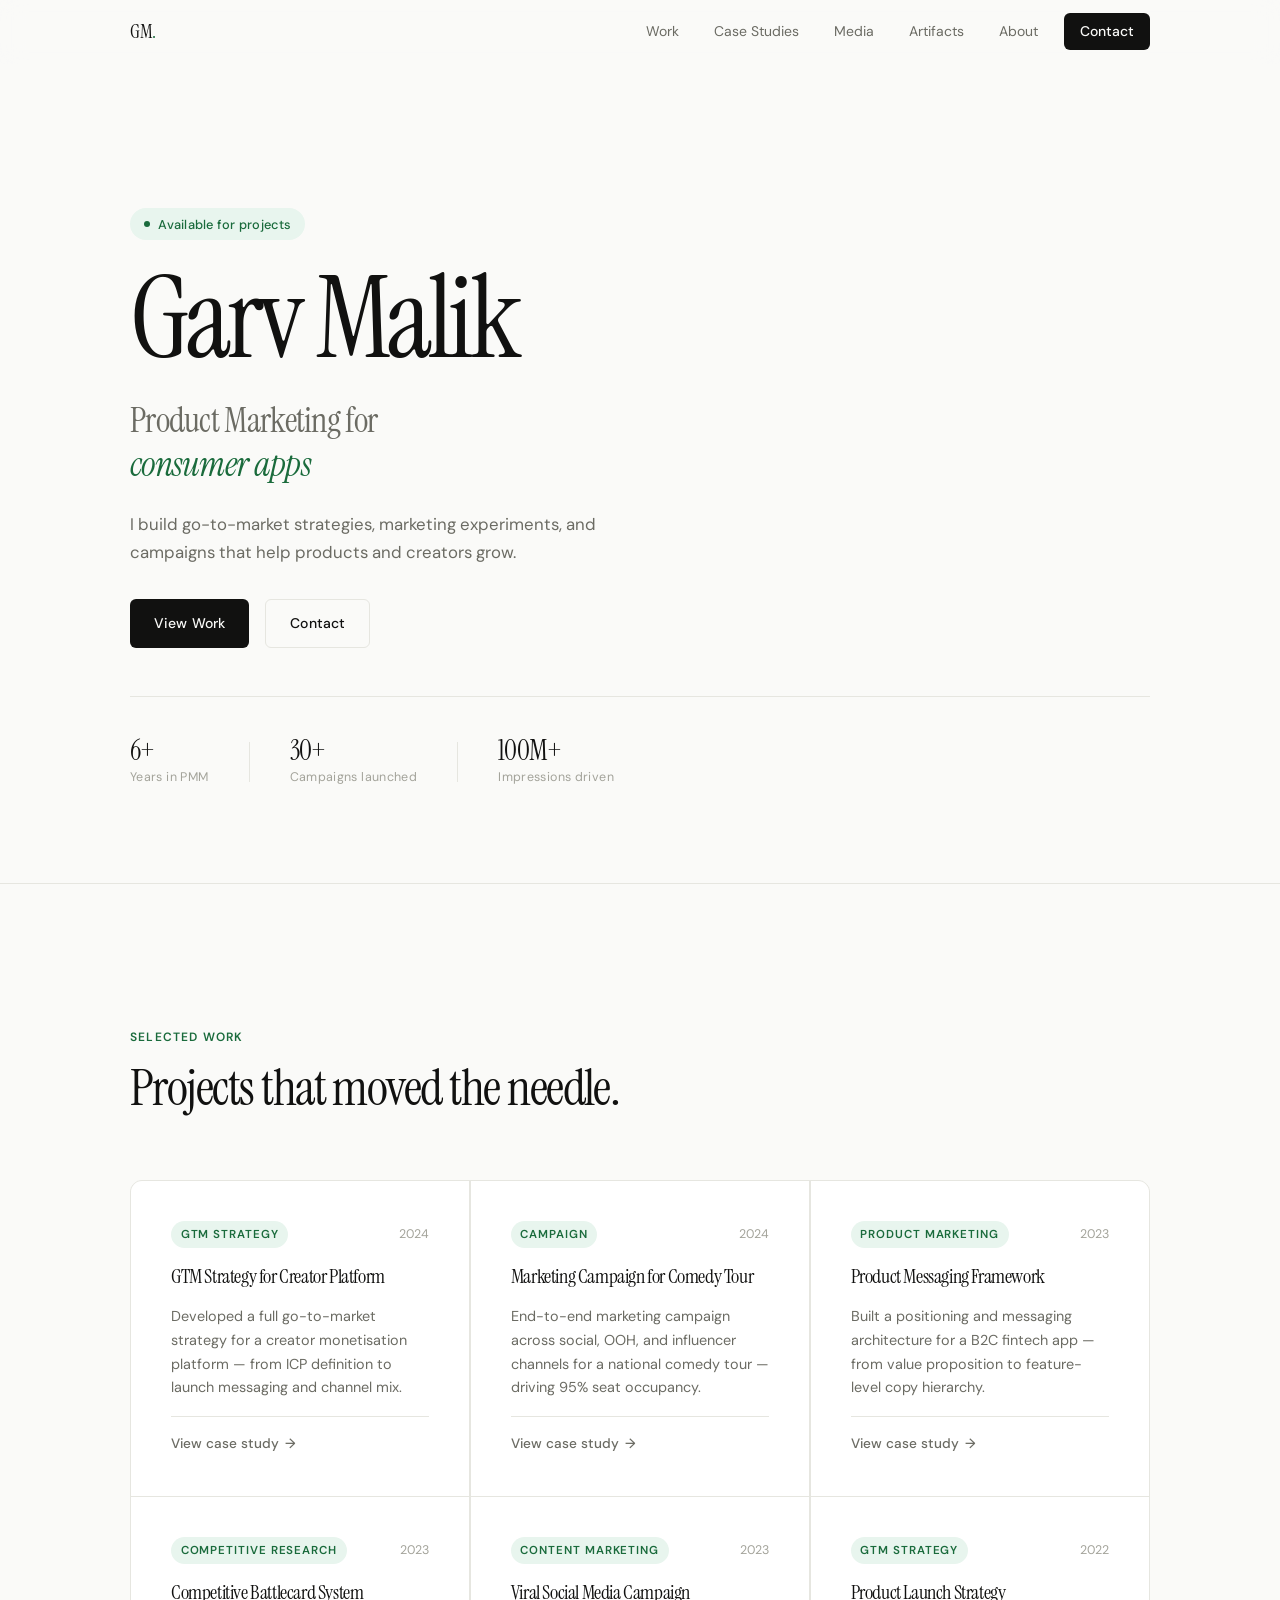
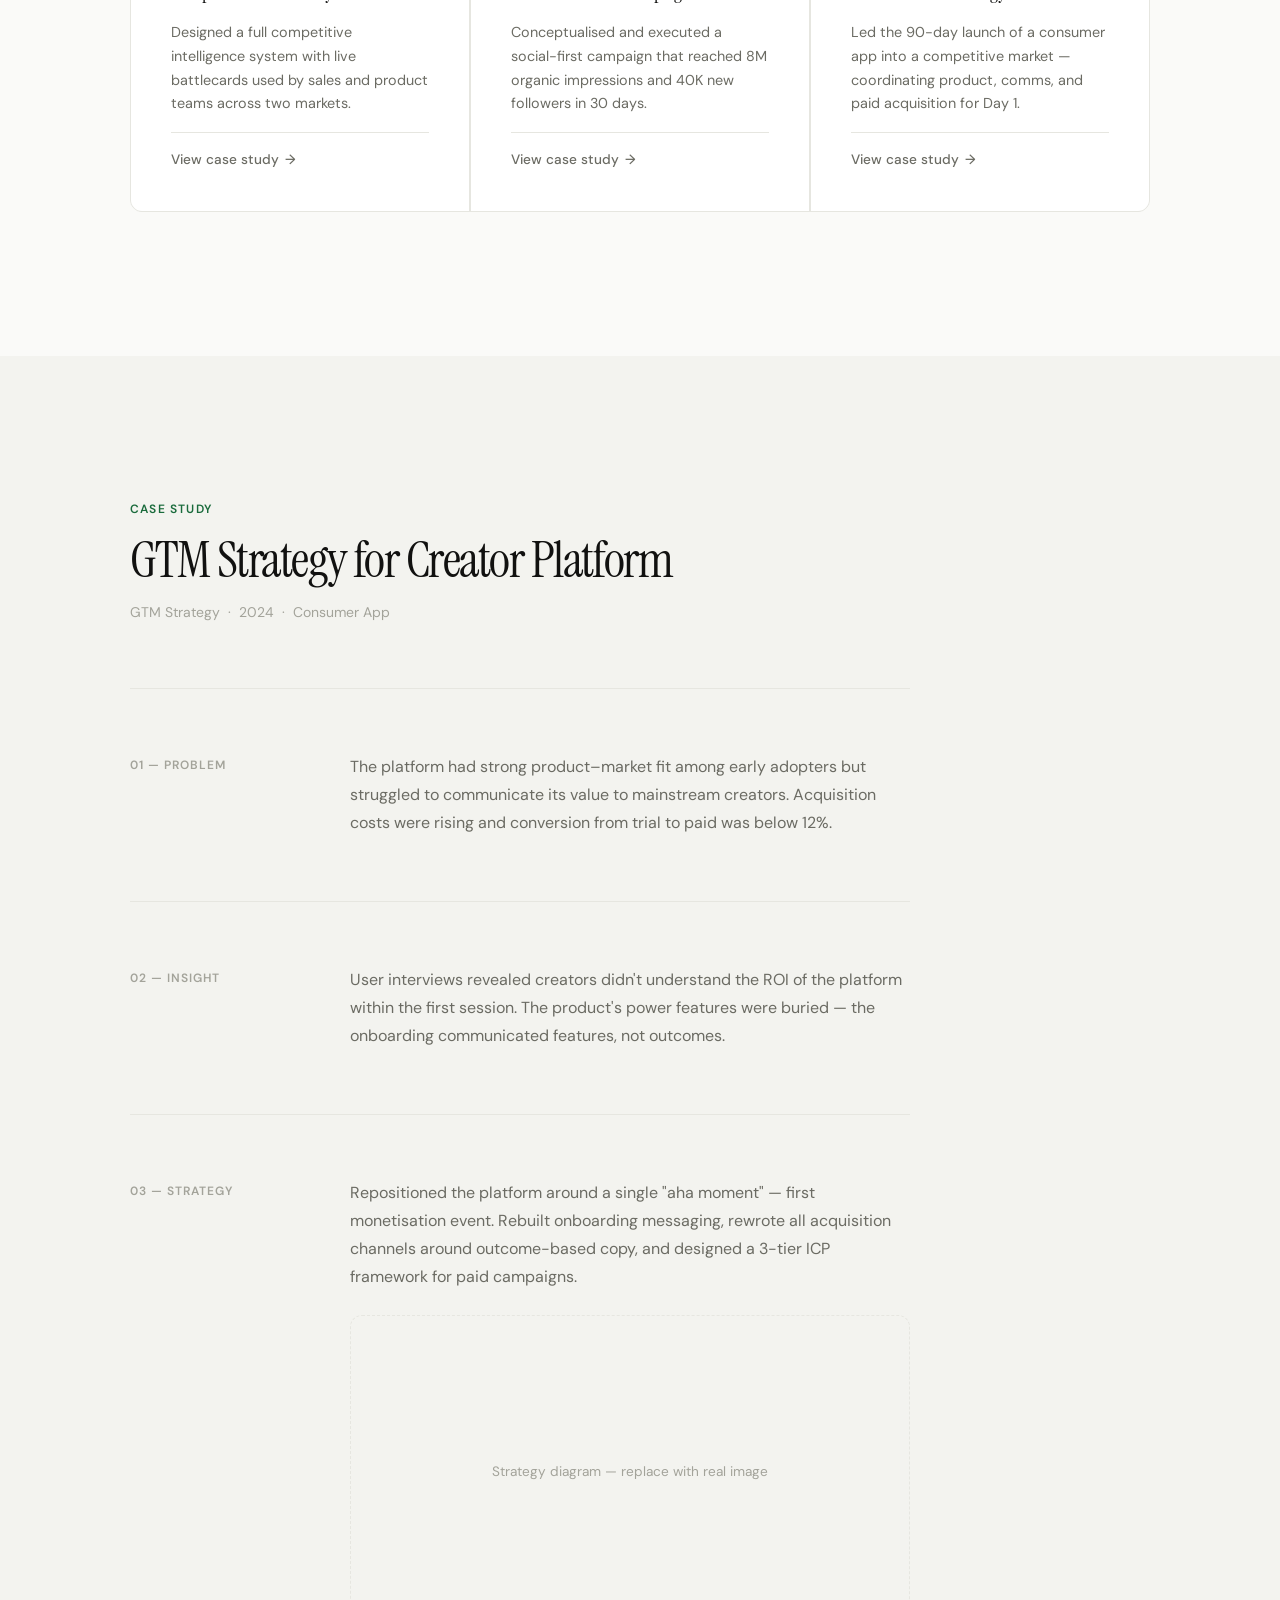
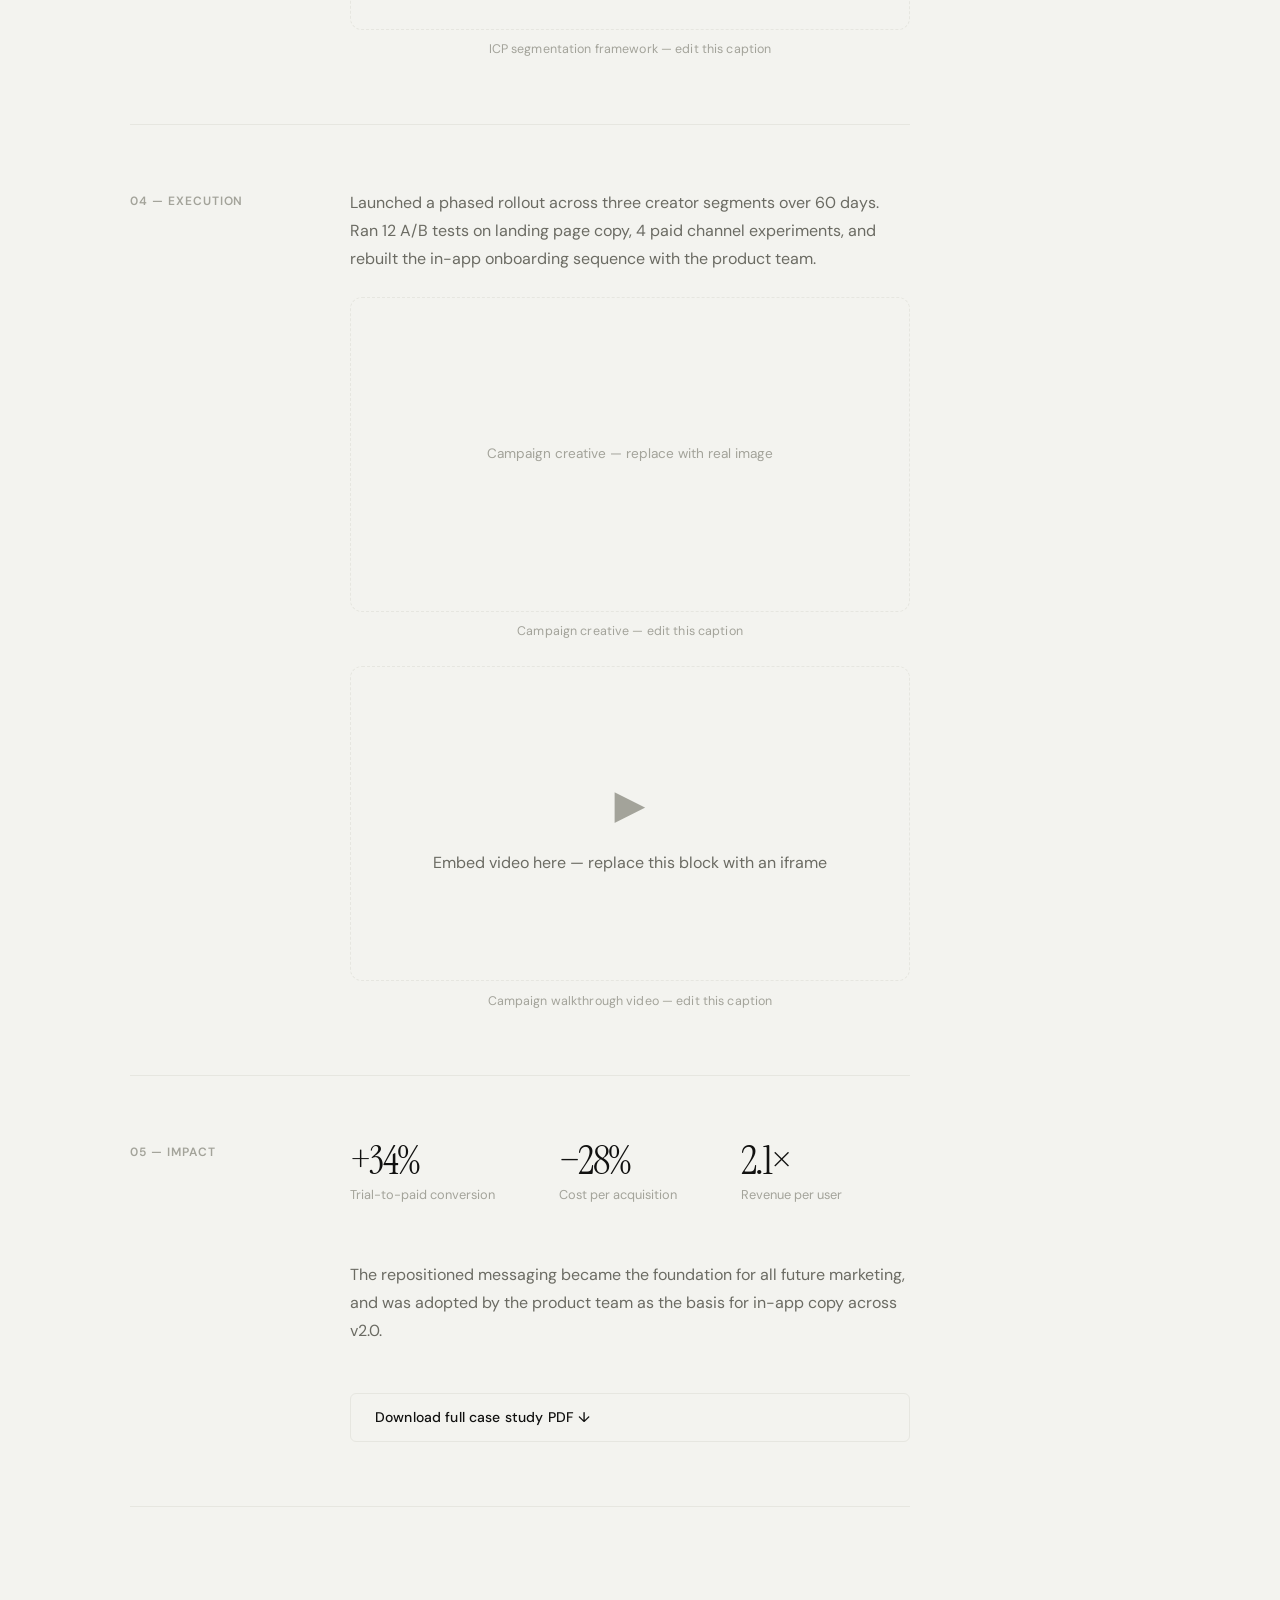
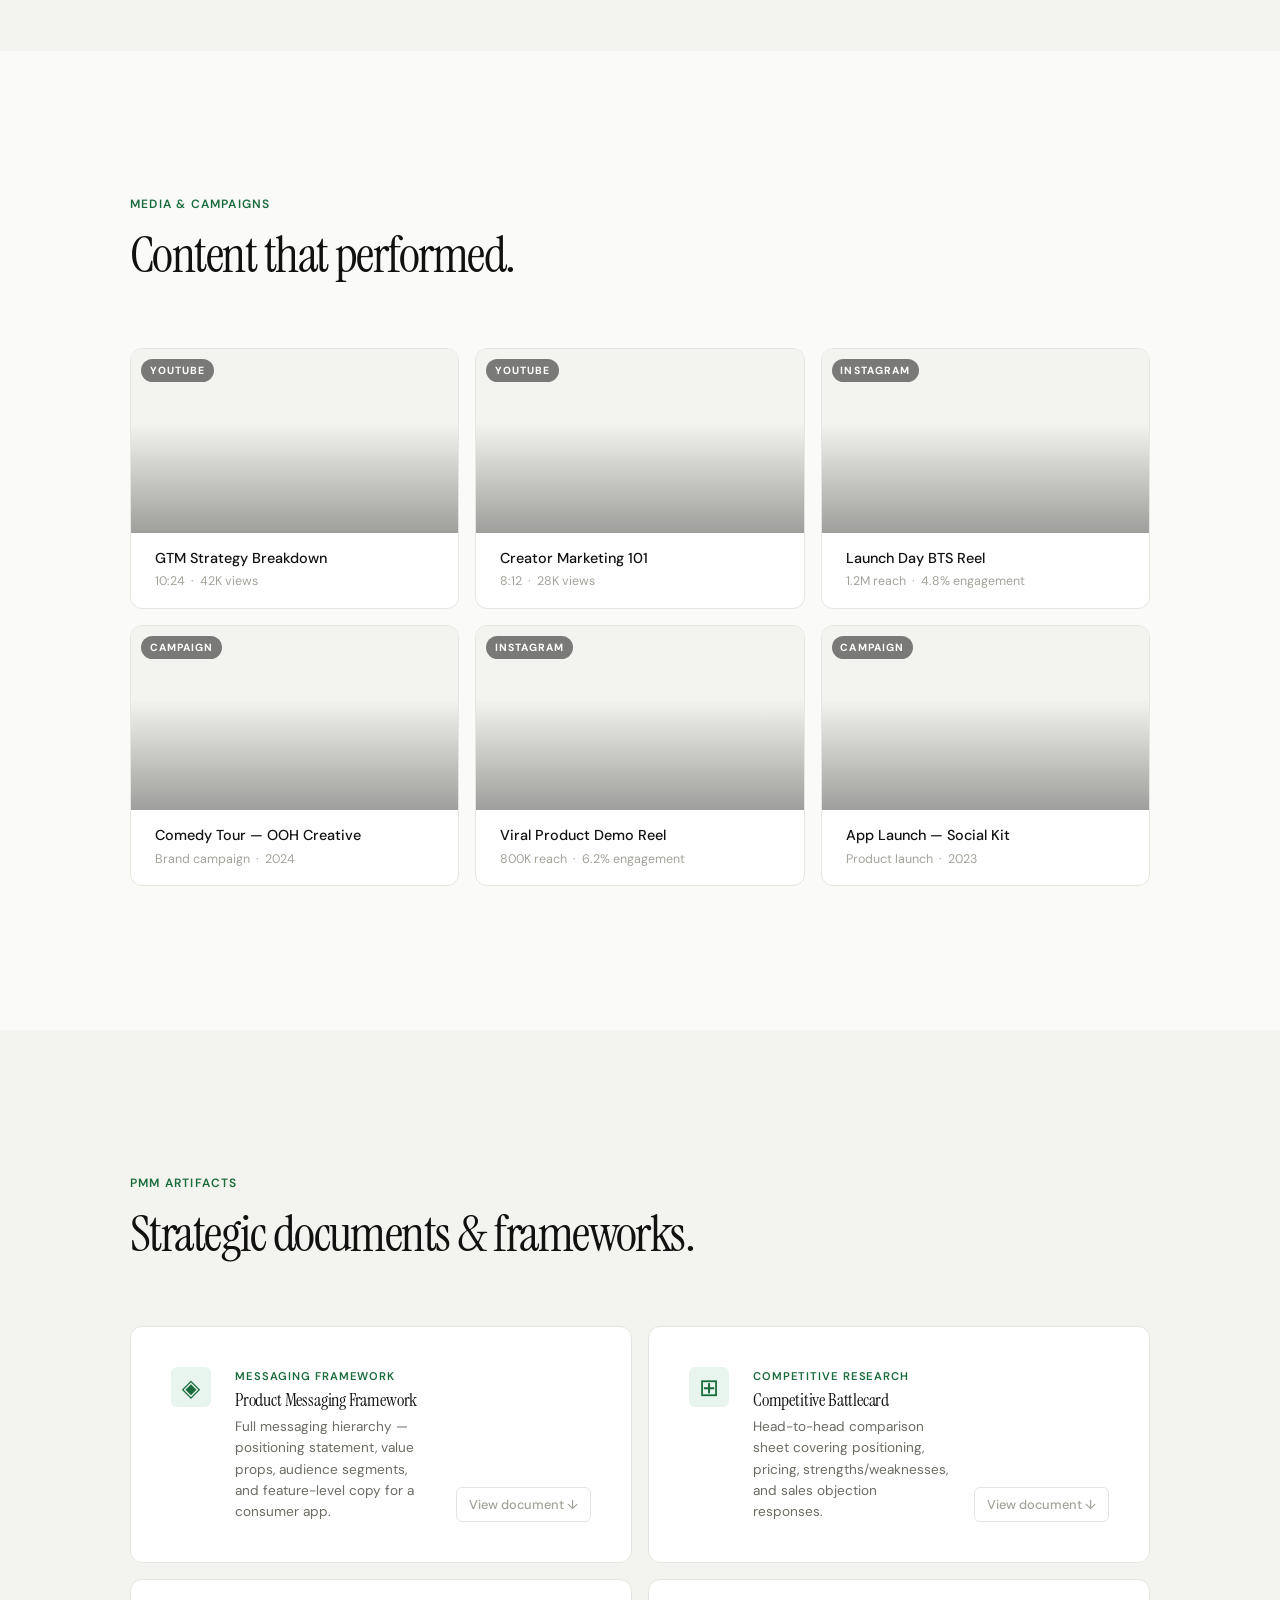
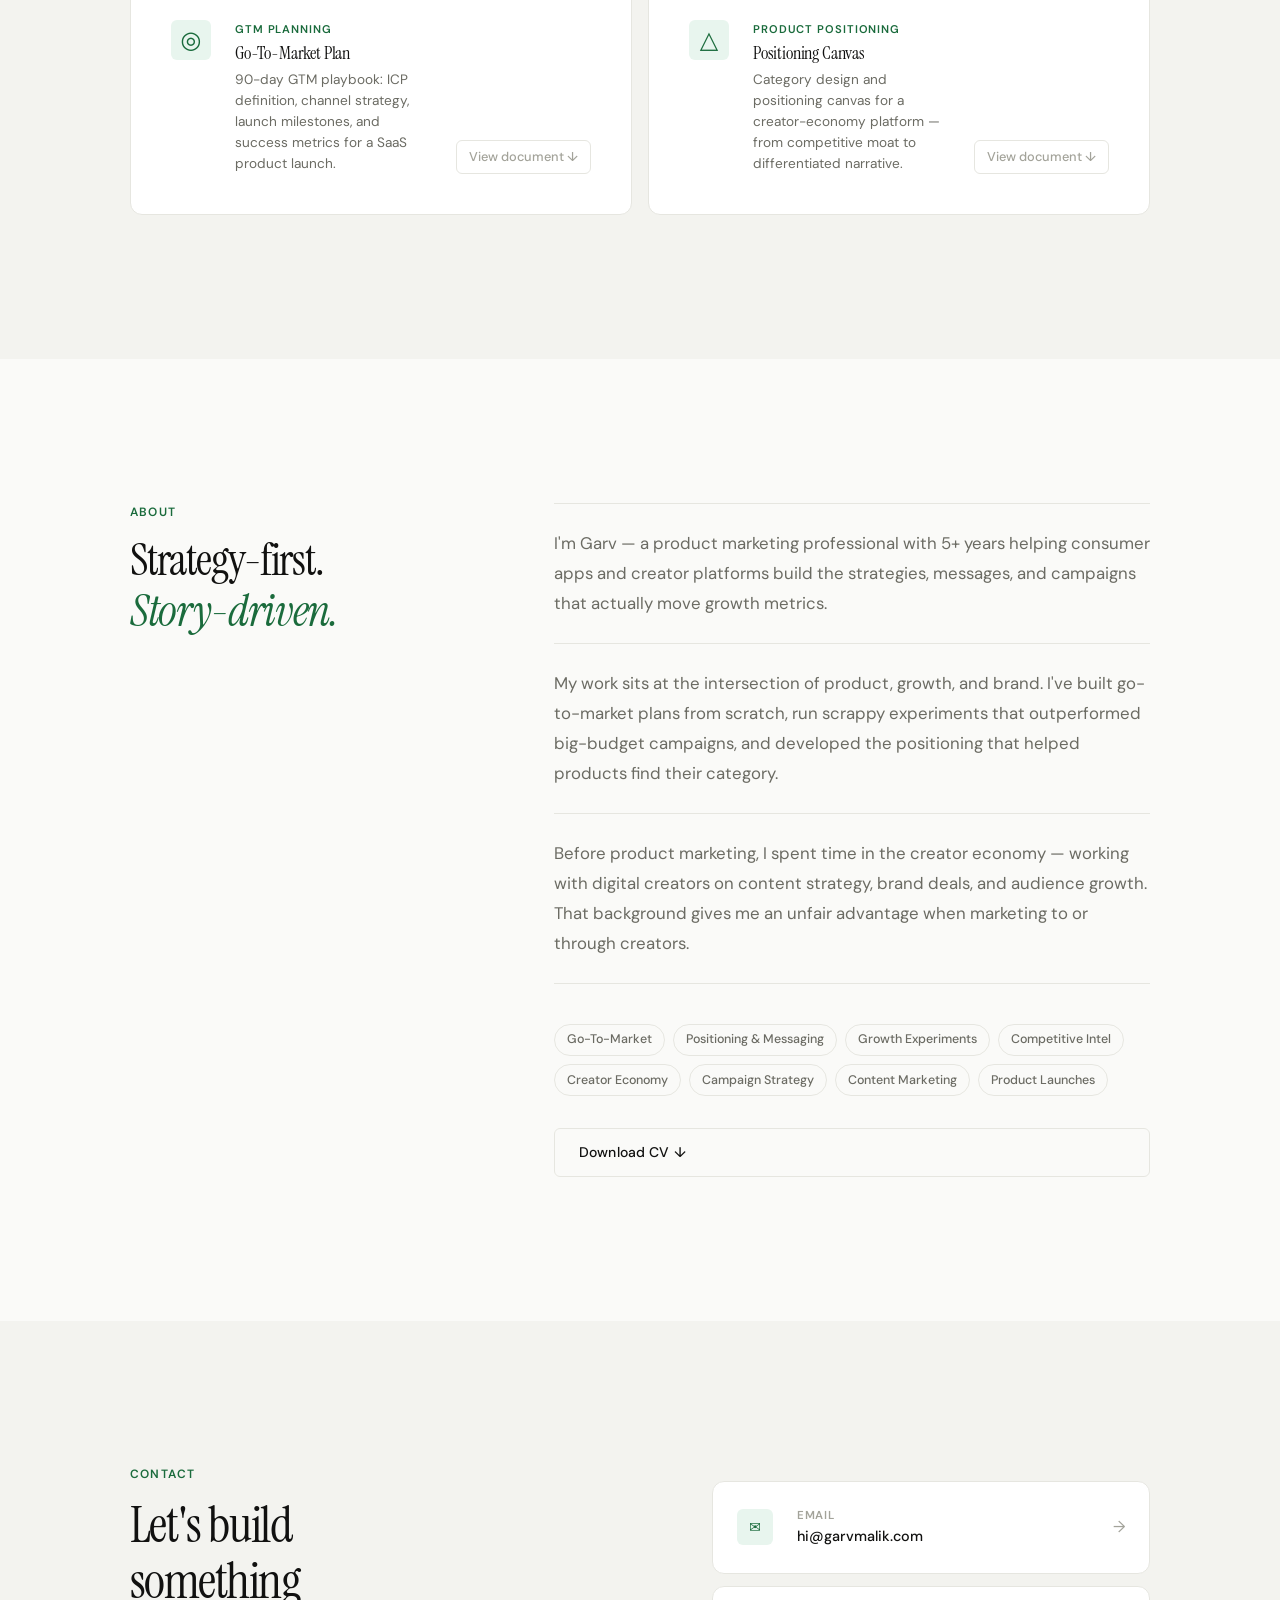
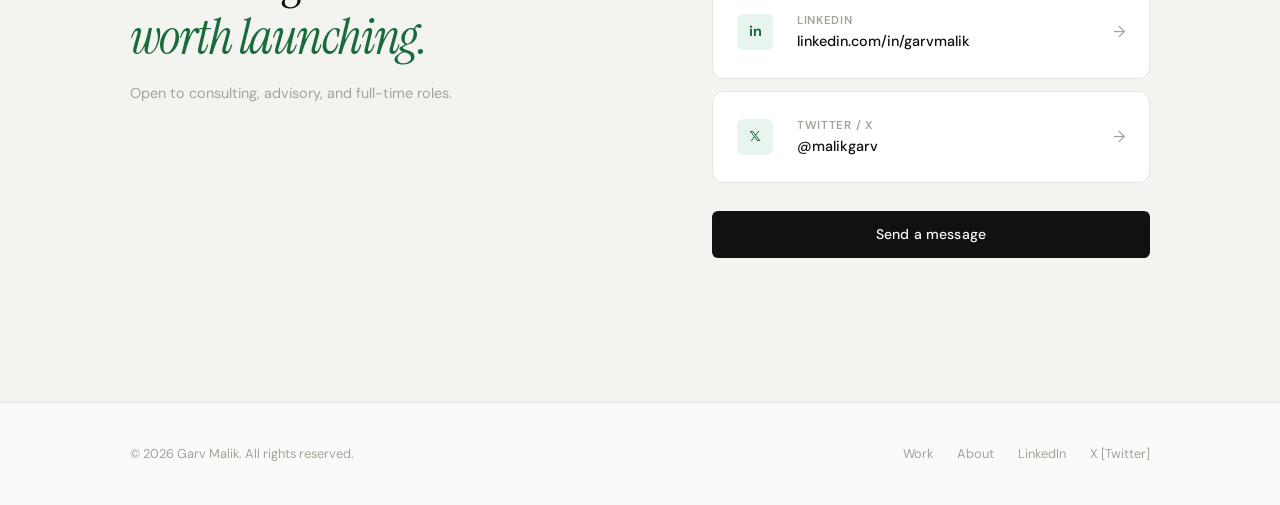
<file: index.html>
<!DOCTYPE html>
<html lang="en">
<head>
  <meta charset="UTF-8" />
  <meta name="viewport" content="width=device-width, initial-scale=1.0" />

  <!-- ============================================================
       SEO — Edit title, description, and og:image below
       ============================================================ -->
  <title>Garv Malik — Product Marketing</title>
  <meta name="description" content="Product marketing strategist specialising in go-to-market, growth experiments, and campaigns that help products and creators grow." />
  <meta property="og:title" content="Garv Malik — Product Marketing" />
  <meta property="og:description" content="Go-to-market strategies, marketing experiments, and campaigns for consumer apps." />
  <meta property="og:image" content="assets/images/og-image.jpg" /><!-- replace with real OG image -->
  <meta property="og:type" content="website" />

  <!-- Google Fonts — Instrument Serif (display) + DM Sans (body) -->
  <link rel="preconnect" href="https://fonts.googleapis.com" />
  <link rel="preconnect" href="https://fonts.gstatic.com" crossorigin />
  <link href="https://fonts.googleapis.com/css2?family=Instrument+Serif:ital@0;1&family=DM+Sans:opsz,wght@9..40,300;9..40,400;9..40,500;9..40,600&display=swap" rel="stylesheet" />

  <link rel="stylesheet" href="styles.css" />
</head>

<body>

  <!-- ============================================================
       NAVIGATION
       ============================================================ -->
  <header class="nav" id="nav">
    <div class="nav__inner container">

      <!-- Logo / Name — edit text here -->
      <a href="#hero" class="nav__logo">GM<span class="accent">.</span></a>

      <nav class="nav__links" aria-label="Primary navigation">
        <a href="#work">Work</a>
        <a href="#case-study">Case Studies</a>
        <a href="#media">Media</a>
        <a href="#artifacts">Artifacts</a>
        <a href="#about">About</a>
        <a href="#contact" class="nav__cta">Contact</a>
      </nav>

      <!-- Hamburger (mobile) -->
      <button class="nav__hamburger" id="hamburger" aria-label="Toggle menu" aria-expanded="false">
        <span></span><span></span>
      </button>
    </div>

    <!-- Mobile menu -->
    <div class="nav__mobile" id="mobile-menu" aria-hidden="true">
      <a href="#work" class="mobile-link">Work</a>
      <a href="#case-study" class="mobile-link">Case Studies</a>
      <a href="#media" class="mobile-link">Media</a>
      <a href="#artifacts" class="mobile-link">Artifacts</a>
      <a href="#about" class="mobile-link">About</a>
      <a href="#contact" class="mobile-link">Contact</a>
    </div>
  </header>


  <main>

    <!-- ============================================================
         HERO SECTION
         Edit: headline, subheadline, description
         ============================================================ -->
    <section class="hero" id="hero">
      <div class="container hero__inner">

        <div class="hero__badge reveal">
          <span class="badge-dot"></span>
          <!-- Edit availability status -->
          Available for projects
        </div>

        <!-- Edit your name here -->
        <h1 class="hero__name reveal reveal--delay-1">Garv Malik</h1>

        <!-- Edit subheadline here -->
        <p class="hero__sub reveal reveal--delay-2">
          Product Marketing for<br /><em>consumer apps</em>
        </p>

        <!-- Edit short bio description here -->
        <p class="hero__desc reveal reveal--delay-3">
          I build go-to-market strategies, marketing experiments, and campaigns
          that help products and creators grow.
        </p>

        <div class="hero__actions reveal reveal--delay-4">
          <a href="#work" class="btn btn--primary">View Work</a>
          <a href="#contact" class="btn btn--ghost">Contact</a>
        </div>

        <!-- Edit stats — replace numbers and labels -->
        <div class="hero__stats reveal reveal--delay-5">
          <div class="stat">
            <span class="stat__num">6+</span>
            <span class="stat__label">Years in PMM</span>
          </div>
          <div class="stat__divider"></div>
          <div class="stat">
            <span class="stat__num">30+</span>
            <span class="stat__label">Campaigns launched</span>
          </div>
          <div class="stat__divider"></div>
          <div class="stat">
            <span class="stat__num">100M+</span>
            <span class="stat__label">Impressions driven</span>
          </div>
        </div>

      </div>

      <!-- Decorative line -->
      <div class="hero__rule"></div>
    </section>


    <!-- ============================================================
         SELECTED WORK SECTION
         Edit: project cards — title, category, description, href
         ============================================================ -->
    <section class="section" id="work">
      <div class="container">

        <div class="section__header">
          <p class="section__label">Selected Work</p>
          <h2 class="section__title">Projects that moved the needle.</h2>
        </div>

        <div class="work-grid">

          <!-- ── Card 1 — Edit project details below ── -->
          <article class="card reveal">
            <div class="card__meta">
              <span class="card__category">GTM Strategy</span>
              <span class="card__year">2024</span><!-- Edit year -->
            </div>
            <h3 class="card__title">GTM Strategy for Creator Platform</h3>
            <p class="card__desc">
              Developed a full go-to-market strategy for a creator monetisation
              platform — from ICP definition to launch messaging and channel mix.
            </p>
            <a href="#" class="card__link"><!-- Edit href to real link -->
              View case study <span class="arrow">→</span>
            </a>
          </article>

          <!-- ── Card 2 ── -->
          <article class="card reveal">
            <div class="card__meta">
              <span class="card__category">Campaign</span>
              <span class="card__year">2024</span>
            </div>
            <h3 class="card__title">Marketing Campaign for Comedy Tour</h3>
            <p class="card__desc">
              End-to-end marketing campaign across social, OOH, and influencer
              channels for a national comedy tour — driving 95% seat occupancy.
            </p>
            <a href="#" class="card__link">
              View case study <span class="arrow">→</span>
            </a>
          </article>

          <!-- ── Card 3 ── -->
          <article class="card reveal">
            <div class="card__meta">
              <span class="card__category">Product Marketing</span>
              <span class="card__year">2023</span>
            </div>
            <h3 class="card__title">Product Messaging Framework</h3>
            <p class="card__desc">
              Built a positioning and messaging architecture for a B2C fintech
              app — from value proposition to feature-level copy hierarchy.
            </p>
            <a href="#" class="card__link">
              View case study <span class="arrow">→</span>
            </a>
          </article>

          <!-- ── Card 4 ── -->
          <article class="card reveal">
            <div class="card__meta">
              <span class="card__category">Competitive Research</span>
              <span class="card__year">2023</span>
            </div>
            <h3 class="card__title">Competitive Battlecard System</h3>
            <p class="card__desc">
              Designed a full competitive intelligence system with live
              battlecards used by sales and product teams across two markets.
            </p>
            <a href="#" class="card__link">
              View case study <span class="arrow">→</span>
            </a>
          </article>

          <!-- ── Card 5 ── -->
          <article class="card reveal">
            <div class="card__meta">
              <span class="card__category">Content Marketing</span>
              <span class="card__year">2023</span>
            </div>
            <h3 class="card__title">Viral Social Media Campaign</h3>
            <p class="card__desc">
              Conceptualised and executed a social-first campaign that reached
              8M organic impressions and 40K new followers in 30 days.
            </p>
            <a href="#" class="card__link">
              View case study <span class="arrow">→</span>
            </a>
          </article>

          <!-- ── Card 6 ── -->
          <article class="card reveal">
            <div class="card__meta">
              <span class="card__category">GTM Strategy</span>
              <span class="card__year">2022</span>
            </div>
            <h3 class="card__title">Product Launch Strategy</h3>
            <p class="card__desc">
              Led the 90-day launch of a consumer app into a competitive market
              — coordinating product, comms, and paid acquisition for Day 1.
            </p>
            <a href="#" class="card__link">
              View case study <span class="arrow">→</span>
            </a>
          </article>

        </div><!-- /work-grid -->
      </div>
    </section>


    <!-- ============================================================
         CASE STUDY TEMPLATE SECTION
         Edit: all placeholder text, links, and media embeds
         ============================================================ -->
    <section class="section section--alt" id="case-study">
      <div class="container">

        <div class="section__header">
          <p class="section__label">Case Study</p>
          <!-- Edit case study title -->
          <h2 class="section__title">GTM Strategy for Creator Platform</h2>
          <p class="section__subtitle">
            <!-- Edit project meta -->
            GTM Strategy &nbsp;·&nbsp; 2024 &nbsp;·&nbsp; Consumer App
          </p>
        </div>

        <!-- Narrative blocks -->
        <div class="case-study">

          <div class="cs-block reveal">
            <div class="cs-block__label">01 — Problem</div>
            <div class="cs-block__body">
              <!-- Edit problem statement -->
              <p>
                The platform had strong product–market fit among early adopters but
                struggled to communicate its value to mainstream creators. Acquisition
                costs were rising and conversion from trial to paid was below 12%.
              </p>
            </div>
          </div>

          <div class="cs-block reveal">
            <div class="cs-block__label">02 — Insight</div>
            <div class="cs-block__body">
              <!-- Edit insight -->
              <p>
                User interviews revealed creators didn't understand the ROI of the
                platform within the first session. The product's power features were
                buried — the onboarding communicated features, not outcomes.
              </p>
            </div>
          </div>

          <div class="cs-block reveal">
            <div class="cs-block__label">03 — Strategy</div>
            <div class="cs-block__body">
              <!-- Edit strategy -->
              <p>
                Repositioned the platform around a single "aha moment" — first
                monetisation event. Rebuilt onboarding messaging, rewrote all
                acquisition channels around outcome-based copy, and designed
                a 3-tier ICP framework for paid campaigns.
              </p>

              <!-- Placeholder for image/screenshot — replace src with real image -->
              <figure class="cs-media">
                <div class="cs-media__placeholder" aria-label="Strategy diagram placeholder">
                  <span>Strategy diagram — replace with real image</span>
                  <!-- <img src="assets/images/strategy-diagram.jpg" alt="Strategy diagram" /> -->
                </div>
                <figcaption>ICP segmentation framework — edit this caption</figcaption>
              </figure>
            </div>
          </div>

          <div class="cs-block reveal">
            <div class="cs-block__label">04 — Execution</div>
            <div class="cs-block__body">
              <!-- Edit execution details -->
              <p>
                Launched a phased rollout across three creator segments over 60 days.
                Ran 12 A/B tests on landing page copy, 4 paid channel experiments,
                and rebuilt the in-app onboarding sequence with the product team.
              </p>

              <!-- Placeholder for marketing asset image -->
              <figure class="cs-media">
                <div class="cs-media__placeholder" aria-label="Campaign creative placeholder">
                  <span>Campaign creative — replace with real image</span>
                  <!-- <img src="assets/images/campaign-creative.jpg" alt="Campaign creative" /> -->
                </div>
                <figcaption>Campaign creative — edit this caption</figcaption>
              </figure>

              <!-- Placeholder for embedded video — replace with real YouTube embed -->
              <figure class="cs-media">
                <div class="cs-media__placeholder cs-media__placeholder--video" aria-label="Video embed placeholder">
                  <span>▶</span>
                  <p>Embed video here — replace this block with an iframe</p>
                  <!--
                  <iframe
                    src="https://www.youtube.com/embed/YOUR_VIDEO_ID"
                    title="Campaign walkthrough"
                    frameborder="0"
                    allowfullscreen
                  ></iframe>
                  -->
                </div>
                <figcaption>Campaign walkthrough video — edit this caption</figcaption>
              </figure>
            </div>
          </div>

          <div class="cs-block reveal">
            <div class="cs-block__label">05 — Impact</div>
            <div class="cs-block__body">
              <!-- Edit impact metrics -->
              <div class="impact-grid">
                <div class="impact-stat">
                  <span class="impact-stat__num">+34%</span>
                  <span class="impact-stat__label">Trial-to-paid conversion</span>
                </div>
                <div class="impact-stat">
                  <span class="impact-stat__num">−28%</span>
                  <span class="impact-stat__label">Cost per acquisition</span>
                </div>
                <div class="impact-stat">
                  <span class="impact-stat__num">2.1×</span>
                  <span class="impact-stat__label">Revenue per user</span>
                </div>
              </div>
              <p style="margin-top: 2rem;">
                The repositioned messaging became the foundation for all future
                marketing, and was adopted by the product team as the basis for
                in-app copy across v2.0.
              </p>

              <!-- Link to full document -->
              <a href="#" class="btn btn--outline" style="margin-top:1.5rem; display:inline-flex;">
                <!-- Edit href to real document link -->
                Download full case study PDF ↓
              </a>
            </div>
          </div>

        </div><!-- /case-study -->
      </div>
    </section>


    <!-- ============================================================
         MEDIA & CAMPAIGNS SECTION
         Edit: video/image thumbnails, links, titles
         ============================================================ -->
    <section class="section" id="media">
      <div class="container">

        <div class="section__header">
          <p class="section__label">Media & Campaigns</p>
          <h2 class="section__title">Content that performed.</h2>
        </div>

        <div class="media-grid">

          <!-- ── YouTube Video 1 — Edit title, link, thumbnail ── -->
          <a href="#" class="media-card reveal" aria-label="Watch: GTM Breakdown">
            <!-- Replace background-image URL with real thumbnail -->
            <div class="media-card__thumb" style="background-image: url('https://images.unsplash.com/photo-1611162617213-7d7a39e9b1d7?w=600&q=70')">
              <span class="media-card__type">YouTube</span>
              <span class="media-card__play">▶</span>
            </div>
            <div class="media-card__info">
              <!-- Edit video title -->
              <p class="media-card__title">GTM Strategy Breakdown</p>
              <p class="media-card__meta">10:24 &nbsp;·&nbsp; 42K views</p><!-- Edit runtime and views -->
            </div>
          </a>

          <!-- ── YouTube Video 2 ── -->
          <a href="#" class="media-card reveal" aria-label="Watch: Creator Marketing">
            <div class="media-card__thumb" style="background-image: url('https://images.unsplash.com/photo-1552664730-d307ca884978?w=600&q=70')">
              <span class="media-card__type">YouTube</span>
              <span class="media-card__play">▶</span>
            </div>
            <div class="media-card__info">
              <p class="media-card__title">Creator Marketing 101</p>
              <p class="media-card__meta">8:12 &nbsp;·&nbsp; 28K views</p>
            </div>
          </a>

          <!-- ── Instagram Post 1 ── -->
          <a href="#" class="media-card reveal" aria-label="View Instagram post">
            <div class="media-card__thumb" style="background-image: url('https://images.unsplash.com/photo-1611162616475-46b635cb6868?w=600&q=70')">
              <span class="media-card__type">Instagram</span>
            </div>
            <div class="media-card__info">
              <p class="media-card__title">Launch Day BTS Reel</p>
              <p class="media-card__meta">1.2M reach &nbsp;·&nbsp; 4.8% engagement</p>
            </div>
          </a>

          <!-- ── Campaign Creative 1 ── -->
          <a href="#" class="media-card reveal" aria-label="View campaign creative">
            <div class="media-card__thumb" style="background-image: url('https://images.unsplash.com/photo-1542744094-3a31f272c490?w=600&q=70')">
              <span class="media-card__type">Campaign</span>
            </div>
            <div class="media-card__info">
              <p class="media-card__title">Comedy Tour — OOH Creative</p>
              <p class="media-card__meta">Brand campaign &nbsp;·&nbsp; 2024</p>
            </div>
          </a>

          <!-- ── Instagram Post 2 ── -->
          <a href="#" class="media-card reveal" aria-label="View Instagram post">
            <div class="media-card__thumb" style="background-image: url('https://images.unsplash.com/photo-1558403194-611308249627?w=600&q=70')">
              <span class="media-card__type">Instagram</span>
            </div>
            <div class="media-card__info">
              <p class="media-card__title">Viral Product Demo Reel</p>
              <p class="media-card__meta">800K reach &nbsp;·&nbsp; 6.2% engagement</p>
            </div>
          </a>

          <!-- ── Campaign Creative 2 ── -->
          <a href="#" class="media-card reveal" aria-label="View campaign creative">
            <div class="media-card__thumb" style="background-image: url('https://images.unsplash.com/photo-1557804506-669a67965ba0?w=600&q=70')">
              <span class="media-card__type">Campaign</span>
            </div>
            <div class="media-card__info">
              <p class="media-card__title">App Launch — Social Kit</p>
              <p class="media-card__meta">Product launch &nbsp;·&nbsp; 2023</p>
            </div>
          </a>

        </div><!-- /media-grid -->
      </div>
    </section>


    <!-- ============================================================
         PMM ARTIFACTS SECTION
         Edit: artifact titles, descriptions, and download links
         ============================================================ -->
    <section class="section section--alt" id="artifacts">
      <div class="container">

        <div class="section__header">
          <p class="section__label">PMM Artifacts</p>
          <h2 class="section__title">Strategic documents & frameworks.</h2>
        </div>

        <div class="artifacts-grid">

          <!-- ── Artifact 1 — Edit details below ── -->
          <div class="artifact-card reveal">
            <div class="artifact-card__icon">◈</div><!-- Edit icon/emoji -->
            <div class="artifact-card__body">
              <span class="artifact-card__type">Messaging Framework</span><!-- Edit type -->
              <h3 class="artifact-card__title">Product Messaging Framework</h3><!-- Edit title -->
              <p class="artifact-card__desc">
                <!-- Edit description -->
                Full messaging hierarchy — positioning statement, value props,
                audience segments, and feature-level copy for a consumer app.
              </p>
            </div>
            <a href="#" class="artifact-card__link"><!-- Edit download href -->
              View document ↓
            </a>
          </div>

          <!-- ── Artifact 2 ── -->
          <div class="artifact-card reveal">
            <div class="artifact-card__icon">⊞</div>
            <div class="artifact-card__body">
              <span class="artifact-card__type">Competitive Research</span>
              <h3 class="artifact-card__title">Competitive Battlecard</h3>
              <p class="artifact-card__desc">
                Head-to-head comparison sheet covering positioning, pricing,
                strengths/weaknesses, and sales objection responses.
              </p>
            </div>
            <a href="#" class="artifact-card__link">
              View document ↓
            </a>
          </div>

          <!-- ── Artifact 3 ── -->
          <div class="artifact-card reveal">
            <div class="artifact-card__icon">◎</div>
            <div class="artifact-card__body">
              <span class="artifact-card__type">GTM Planning</span>
              <h3 class="artifact-card__title">Go-To-Market Plan</h3>
              <p class="artifact-card__desc">
                90-day GTM playbook: ICP definition, channel strategy, launch
                milestones, and success metrics for a SaaS product launch.
              </p>
            </div>
            <a href="#" class="artifact-card__link">
              View document ↓
            </a>
          </div>

          <!-- ── Artifact 4 ── -->
          <div class="artifact-card reveal">
            <div class="artifact-card__icon">△</div>
            <div class="artifact-card__body">
              <span class="artifact-card__type">Product Positioning</span>
              <h3 class="artifact-card__title">Positioning Canvas</h3>
              <p class="artifact-card__desc">
                Category design and positioning canvas for a creator-economy
                platform — from competitive moat to differentiated narrative.
              </p>
            </div>
            <a href="#" class="artifact-card__link">
              View document ↓
            </a>
          </div>

        </div><!-- /artifacts-grid -->
      </div>
    </section>


    <!-- ============================================================
         ABOUT SECTION
         Edit: bio text, skills, links
         ============================================================ -->
    <section class="section" id="about">
      <div class="container">

        <div class="about-layout">

          <div class="about__left reveal">
            <p class="section__label">About</p>
            <h2 class="about__title">
              Strategy-first.<br />
              <em>Story-driven.</em>
            </h2>
          </div>

          <div class="about__right reveal reveal--delay-1">

            <!-- Edit bio paragraphs -->
            <p class="about__bio">
              I'm Garv — a product marketing professional with 5+ years helping
              consumer apps and creator platforms build the strategies, messages,
              and campaigns that actually move growth metrics.
            </p>
            <p class="about__bio">
              My work sits at the intersection of product, growth, and brand.
              I've built go-to-market plans from scratch, run scrappy experiments
              that outperformed big-budget campaigns, and developed the positioning
              that helped products find their category.
            </p>
            <p class="about__bio">
              Before product marketing, I spent time in the creator economy —
              working with digital creators on content strategy, brand deals, and
              audience growth. That background gives me an unfair advantage when
              marketing to or through creators.
            </p>

            <!-- Edit skills -->
            <div class="about__skills">
              <span class="skill-tag">Go-To-Market</span>
              <span class="skill-tag">Positioning & Messaging</span>
              <span class="skill-tag">Growth Experiments</span>
              <span class="skill-tag">Competitive Intel</span>
              <span class="skill-tag">Creator Economy</span>
              <span class="skill-tag">Campaign Strategy</span>
              <span class="skill-tag">Content Marketing</span>
              <span class="skill-tag">Product Launches</span>
            </div>

            <!-- Edit resume link -->
            <a href="#" class="btn btn--outline" style="margin-top:2rem;">
              Download CV ↓
            </a>

          </div>
        </div>

      </div>
    </section>


    <!-- ============================================================
         CONTACT SECTION
         Edit: email, LinkedIn URL, social links
         ============================================================ -->
    <section class="section section--alt" id="contact">
      <div class="container">

        <div class="contact-layout reveal">

          <div class="contact__left">
            <p class="section__label">Contact</p>
            <h2 class="contact__title">
              Let's build<br />something<br /><em>worth launching.</em>
            </h2>
            <p class="contact__sub">
              Open to consulting, advisory, and full-time roles.
            </p>
          </div>

          <div class="contact__right">

            <!-- Edit email address -->
            <a href="mailto:hi@garvmalik.com" class="contact-link">
              <span class="contact-link__icon">✉</span>
              <div>
                <p class="contact-link__label">Email</p>
                <!-- Edit email text -->
                <p class="contact-link__value">hi@garvmalik.com</p>
              </div>
              <span class="contact-link__arrow">→</span>
            </a>

            <!-- Edit LinkedIn URL and text -->
            <a href="https://linkedin.com/in/garvmalik" target="_blank" rel="noopener" class="contact-link">
              <span class="contact-link__icon">in</span>
              <div>
                <p class="contact-link__label">LinkedIn</p>
                <p class="contact-link__value">linkedin.com/in/garvmalik</p>
              </div>
              <span class="contact-link__arrow">→</span>
            </a>

            <!-- Edit Twitter/X URL -->
            <a href="https://x.com/malikgarv" target="_blank" rel="noopener" class="contact-link">
              <span class="contact-link__icon">𝕏</span>
              <div>
                <p class="contact-link__label">Twitter / X</p>
                <p class="contact-link__value">@malikgarv</p>
              </div>
              <span class="contact-link__arrow">→</span>
            </a>

            <!-- Edit primary CTA link/label -->
            <a href="mailto:hi@garvmalik.com" class="btn btn--primary" style="margin-top: 1rem; width: 100%; justify-content: center;">
              Send a message
            </a>

          </div>
        </div>

      </div>
    </section>

  </main><!-- /main -->


  <!-- ============================================================
       FOOTER — Edit links and copyright name
       ============================================================ -->
  <footer class="footer">
    <div class="container footer__inner">

      <p class="footer__copy">
        <!-- Edit copyright name and year -->
        © 2026 Garv Malik. All rights reserved.
      </p>

      <nav class="footer__nav" aria-label="Footer navigation">
        <a href="#work">Work</a>
        <a href="#about">About</a>
        <!-- Edit social links -->
        <a href="https://linkedin.com/in/garvmalik" target="_blank" rel="noopener">LinkedIn</a>
        <a href="https://x.com/malikgarv" target="_blank" rel="noopener">X [Twitter]</a>
      </nav>

    </div>
  </footer>

  <script src="script.js"></script>
</body>
</html>
</file>
<file: styles.css>
/* ============================================================
   GARV MALIK — PORTFOLIO STYLESHEET
   ============================================================
   Table of contents:
   1.  CSS Custom Properties (design tokens)
   2.  Reset & Base
   3.  Typography
   4.  Layout Utilities
   5.  Navigation
   6.  Hero
   7.  Section Shared Styles
   8.  Work Grid & Cards
   9.  Case Study
   10. Media Grid & Cards
   11. Artifacts Grid
   12. About
   13. Contact
   14. Footer
   15. Scroll Reveal Animations
   16. Responsive (tablet & mobile)
   ============================================================ */


/* ── 1. DESIGN TOKENS ─────────────────────────────────────── */
:root {
  /* Colours — edit to change the palette */
  --clr-bg:          #fafaf8;   /* page background */
  --clr-bg-alt:      #f3f3ef;   /* alternate section background */
  --clr-surface:     #ffffff;   /* card/panel surface */
  --clr-border:      #e6e6e0;   /* dividers and card borders */
  --clr-text:        #111110;   /* primary text */
  --clr-text-2:      #6b6b63;   /* secondary text */
  --clr-text-3:      #a3a39a;   /* muted / labels */
  --clr-accent:      #1a6b3c;   /* → change this to your accent colour */
  --clr-accent-dim:  #e8f5ee;   /* light tint of accent */

  /* Typography */
  --font-display:  'Instrument Serif', Georgia, serif;
  --font-body:     'DM Sans', system-ui, sans-serif;

  /* Spacing scale */
  --sp-xs:   0.5rem;
  --sp-sm:   1rem;
  --sp-md:   1.5rem;
  --sp-lg:   2.5rem;
  --sp-xl:   4rem;
  --sp-2xl:  6rem;
  --sp-3xl:  9rem;

  /* Layout */
  --max-w: 1100px;
  --nav-h: 64px;

  /* Borders */
  --radius-sm: 6px;
  --radius-md: 12px;
  --radius-lg: 20px;

  /* Shadows */
  --shadow-sm: 0 1px 3px rgba(0,0,0,.06), 0 1px 2px rgba(0,0,0,.04);
  --shadow-md: 0 4px 16px rgba(0,0,0,.08);
  --shadow-lg: 0 16px 48px rgba(0,0,0,.12);

  /* Transitions */
  --ease: cubic-bezier(0.22, 1, 0.36, 1);
  --dur-fast: 150ms;
  --dur-med:  300ms;
  --dur-slow: 600ms;
}


/* ── 2. RESET & BASE ──────────────────────────────────────── */
*, *::before, *::after {
  box-sizing: border-box;
  margin: 0;
  padding: 0;
}

html {
  scroll-behavior: smooth;
  scroll-padding-top: var(--nav-h);
  -webkit-text-size-adjust: 100%;
}

body {
  background-color: var(--clr-bg);
  color: var(--clr-text);
  font-family: var(--font-body);
  font-size: 16px;
  line-height: 1.65;
  -webkit-font-smoothing: antialiased;
}

img, video, iframe {
  display: block;
  max-width: 100%;
}

a {
  color: inherit;
  text-decoration: none;
}

button {
  cursor: pointer;
  font-family: inherit;
  border: none;
  background: none;
}

ul, ol {
  list-style: none;
}

::selection {
  background: var(--clr-accent);
  color: #fff;
}


/* ── 3. TYPOGRAPHY ────────────────────────────────────────── */
h1, h2, h3, h4 {
  font-family: var(--font-display);
  font-weight: 400;
  line-height: 1.1;
  letter-spacing: -0.02em;
}

.accent {
  color: var(--clr-accent);
}

em {
  font-family: var(--font-display);
  font-style: italic;
  color: var(--clr-accent);
}


/* ── 4. LAYOUT UTILITIES ──────────────────────────────────── */
.container {
  width: 100%;
  max-width: var(--max-w);
  margin-inline: auto;
  padding-inline: var(--sp-lg);
}

.section {
  padding-block: var(--sp-3xl);
}

.section--alt {
  background-color: var(--clr-bg-alt);
}

/* Buttons */
.btn {
  display: inline-flex;
  align-items: center;
  gap: 0.5rem;
  padding: 0.75rem 1.5rem;
  border-radius: var(--radius-sm);
  font-family: var(--font-body);
  font-size: 0.875rem;
  font-weight: 500;
  letter-spacing: 0.01em;
  transition: all var(--dur-med) var(--ease);
  white-space: nowrap;
}

.btn--primary {
  background: var(--clr-text);
  color: var(--clr-bg);
}

.btn--primary:hover {
  background: var(--clr-accent);
  transform: translateY(-1px);
  box-shadow: var(--shadow-md);
}

.btn--ghost {
  background: transparent;
  color: var(--clr-text);
  border: 1px solid var(--clr-border);
}

.btn--ghost:hover {
  border-color: var(--clr-text);
  background: var(--clr-surface);
  transform: translateY(-1px);
}

.btn--outline {
  background: transparent;
  color: var(--clr-text);
  border: 1px solid var(--clr-border);
}

.btn--outline:hover {
  border-color: var(--clr-accent);
  color: var(--clr-accent);
}


/* ── 5. NAVIGATION ────────────────────────────────────────── */
.nav {
  position: fixed;
  top: 0;
  left: 0;
  right: 0;
  z-index: 100;
  height: var(--nav-h);
  background: rgba(250, 250, 248, 0.85);
  backdrop-filter: blur(12px);
  -webkit-backdrop-filter: blur(12px);
  border-bottom: 1px solid transparent;
  transition: border-color var(--dur-med) var(--ease), background var(--dur-med);
}

.nav.scrolled {
  border-color: var(--clr-border);
}

.nav__inner {
  height: 100%;
  display: flex;
  align-items: center;
  justify-content: space-between;
}

.nav__logo {
  font-family: var(--font-display);
  font-size: 1.2rem;
  font-weight: 400;
  letter-spacing: -0.02em;
}

.nav__links {
  display: flex;
  align-items: center;
  gap: var(--sp-sm);
}

.nav__links a {
  font-size: 0.875rem;
  font-weight: 400;
  color: var(--clr-text-2);
  padding: 0.4rem 0.6rem;
  border-radius: var(--radius-sm);
  transition: color var(--dur-fast);
}

.nav__links a:hover {
  color: var(--clr-text);
}

.nav__cta {
  padding: 0.45rem 1rem !important;
  background: var(--clr-text) !important;
  color: var(--clr-bg) !important;
  border-radius: var(--radius-sm) !important;
  font-weight: 500 !important;
  transition: background var(--dur-fast) !important;
}

.nav__cta:hover {
  background: var(--clr-accent) !important;
  color: #fff !important;
}

/* Hamburger */
.nav__hamburger {
  display: none;
  flex-direction: column;
  gap: 5px;
  padding: 8px;
}

.nav__hamburger span {
  display: block;
  width: 22px;
  height: 1.5px;
  background: var(--clr-text);
  border-radius: 2px;
  transition: transform var(--dur-med) var(--ease), opacity var(--dur-med);
}

.nav__hamburger.open span:first-child {
  transform: translateY(6.5px) rotate(45deg);
}

.nav__hamburger.open span:last-child {
  transform: translateY(-6.5px) rotate(-45deg);
}

/* Mobile menu */
.nav__mobile {
  display: none;
  flex-direction: column;
  position: fixed;
  inset: var(--nav-h) 0 0 0;
  background: var(--clr-bg);
  padding: var(--sp-lg);
  gap: var(--sp-md);
  z-index: 99;
  opacity: 0;
  pointer-events: none;
  transform: translateY(-8px);
  transition: opacity var(--dur-med) var(--ease), transform var(--dur-med) var(--ease);
}

.nav__mobile.open {
  opacity: 1;
  pointer-events: auto;
  transform: translateY(0);
}

.nav__mobile a {
  font-family: var(--font-display);
  font-size: 2rem;
  line-height: 1;
  color: var(--clr-text);
  padding-block: 0.5rem;
  border-bottom: 1px solid var(--clr-border);
  transition: color var(--dur-fast);
}

.nav__mobile a:hover {
  color: var(--clr-accent);
}


/* ── 6. HERO ──────────────────────────────────────────────── */
.hero {
  padding-top: calc(var(--nav-h) + var(--sp-3xl));
  padding-bottom: var(--sp-2xl);
  position: relative;
}

.hero__inner {
  display: flex;
  flex-direction: column;
  gap: var(--sp-md);
}

.hero__badge {
  display: inline-flex;
  align-items: center;
  gap: 0.5rem;
  padding: 0.35rem 0.9rem;
  background: var(--clr-accent-dim);
  color: var(--clr-accent);
  border-radius: 100px;
  font-size: 0.8rem;
  font-weight: 500;
  letter-spacing: 0.02em;
  width: fit-content;
}

.badge-dot {
  width: 6px;
  height: 6px;
  border-radius: 50%;
  background: var(--clr-accent);
  animation: pulse 2s infinite;
}

@keyframes pulse {
  0%, 100% { opacity: 1; }
  50%       { opacity: 0.4; }
}

.hero__name {
  font-family: var(--font-display);
  font-size: clamp(3.5rem, 9vw, 7.5rem);
  font-weight: 400;
  letter-spacing: -0.04em;
  line-height: 0.95;
  color: var(--clr-text);
}

.hero__sub {
  font-family: var(--font-display);
  font-size: clamp(1.4rem, 3.5vw, 2.2rem);
  font-weight: 400;
  line-height: 1.25;
  color: var(--clr-text-2);
  letter-spacing: -0.02em;
}

.hero__desc {
  max-width: 500px;
  font-size: 1.05rem;
  color: var(--clr-text-2);
  line-height: 1.7;
}

.hero__actions {
  display: flex;
  flex-wrap: wrap;
  gap: var(--sp-sm);
  padding-top: var(--sp-xs);
}

.hero__stats {
  display: flex;
  align-items: center;
  gap: var(--sp-lg);
  padding-top: var(--sp-lg);
  border-top: 1px solid var(--clr-border);
  margin-top: var(--sp-md);
  flex-wrap: wrap;
}

.stat {
  display: flex;
  flex-direction: column;
  gap: 0.15rem;
}

.stat__num {
  font-family: var(--font-display);
  font-size: 1.75rem;
  letter-spacing: -0.03em;
  line-height: 1;
  color: var(--clr-text);
}

.stat__label {
  font-size: 0.78rem;
  color: var(--clr-text-3);
  letter-spacing: 0.03em;
}

.stat__divider {
  width: 1px;
  height: 2.5rem;
  background: var(--clr-border);
}

.hero__rule {
  position: absolute;
  bottom: 0;
  left: 0;
  right: 0;
  height: 1px;
  background: var(--clr-border);
}


/* ── 7. SECTION SHARED ────────────────────────────────────── */
.section__header {
  margin-bottom: var(--sp-xl);
}

.section__label {
  font-size: 0.75rem;
  font-weight: 600;
  letter-spacing: 0.1em;
  text-transform: uppercase;
  color: var(--clr-accent);
  margin-bottom: 0.75rem;
}

.section__title {
  font-family: var(--font-display);
  font-size: clamp(2rem, 4vw, 3.25rem);
  font-weight: 400;
  letter-spacing: -0.03em;
  line-height: 1.1;
  color: var(--clr-text);
}

.section__subtitle {
  margin-top: 0.75rem;
  font-size: 0.875rem;
  color: var(--clr-text-3);
}


/* ── 8. WORK GRID & CARDS ─────────────────────────────────── */
.work-grid {
  display: grid;
  grid-template-columns: repeat(3, 1fr);
  gap: 1.5px; /* hairline gap between cards */
  background: var(--clr-border);
  border: 1.5px solid var(--clr-border);
  border-radius: var(--radius-md);
  overflow: hidden;
}

.card {
  background: var(--clr-surface);
  padding: var(--sp-lg);
  display: flex;
  flex-direction: column;
  gap: var(--sp-sm);
  transition: background var(--dur-med) var(--ease);
}

.card:hover {
  background: var(--clr-bg-alt);
}

.card__meta {
  display: flex;
  align-items: center;
  justify-content: space-between;
  gap: var(--sp-sm);
}

.card__category {
  font-size: 0.72rem;
  font-weight: 600;
  letter-spacing: 0.08em;
  text-transform: uppercase;
  color: var(--clr-accent);
  padding: 0.25rem 0.6rem;
  background: var(--clr-accent-dim);
  border-radius: 100px;
}

.card__year {
  font-size: 0.78rem;
  color: var(--clr-text-3);
}

.card__title {
  font-family: var(--font-display);
  font-size: 1.25rem;
  font-weight: 400;
  letter-spacing: -0.02em;
  line-height: 1.25;
  color: var(--clr-text);
}

.card__desc {
  font-size: 0.9rem;
  color: var(--clr-text-2);
  line-height: 1.65;
  flex-grow: 1;
}

.card__link {
  display: inline-flex;
  align-items: center;
  gap: 0.4rem;
  font-size: 0.85rem;
  font-weight: 500;
  color: var(--clr-text-2);
  margin-top: auto;
  padding-top: var(--sp-sm);
  border-top: 1px solid var(--clr-border);
  transition: color var(--dur-fast);
}

.card__link:hover {
  color: var(--clr-accent);
}

.card__link .arrow {
  transition: transform var(--dur-fast) var(--ease);
}

.card__link:hover .arrow {
  transform: translateX(4px);
}


/* ── 9. CASE STUDY ────────────────────────────────────────── */
.case-study {
  max-width: 780px;
}

.cs-block {
  display: grid;
  grid-template-columns: 180px 1fr;
  gap: var(--sp-lg);
  padding-block: var(--sp-xl);
  border-top: 1px solid var(--clr-border);
}

.cs-block:last-child {
  border-bottom: 1px solid var(--clr-border);
}

.cs-block__label {
  font-size: 0.75rem;
  font-weight: 600;
  letter-spacing: 0.08em;
  text-transform: uppercase;
  color: var(--clr-text-3);
  padding-top: 0.2rem;
}

.cs-block__body {
  display: flex;
  flex-direction: column;
  gap: var(--sp-md);
}

.cs-block__body p {
  font-size: 1rem;
  color: var(--clr-text-2);
  line-height: 1.75;
  max-width: 600px;
}

/* Case study media */
.cs-media {
  width: 100%;
}

.cs-media__placeholder {
  width: 100%;
  aspect-ratio: 16/9;
  background: var(--clr-bg-alt);
  border: 1.5px dashed var(--clr-border);
  border-radius: var(--radius-md);
  display: flex;
  flex-direction: column;
  align-items: center;
  justify-content: center;
  gap: 0.75rem;
  color: var(--clr-text-3);
  font-size: 0.85rem;
  text-align: center;
  padding: var(--sp-md);
}

.cs-media__placeholder--video span {
  font-size: 2.5rem;
  color: var(--clr-text-3);
}

.cs-media figcaption {
  font-size: 0.78rem;
  color: var(--clr-text-3);
  margin-top: 0.6rem;
  text-align: center;
  letter-spacing: 0.01em;
}

.cs-media iframe {
  width: 100%;
  aspect-ratio: 16/9;
  border-radius: var(--radius-md);
  border: none;
}

/* Impact stats inside case study */
.impact-grid {
  display: flex;
  gap: var(--sp-xl);
  flex-wrap: wrap;
}

.impact-stat {
  display: flex;
  flex-direction: column;
  gap: 0.25rem;
}

.impact-stat__num {
  font-family: var(--font-display);
  font-size: 2.5rem;
  letter-spacing: -0.04em;
  line-height: 1;
  color: var(--clr-text);
}

.impact-stat__label {
  font-size: 0.8rem;
  color: var(--clr-text-3);
}


/* ── 10. MEDIA GRID & CARDS ───────────────────────────────── */
.media-grid {
  display: grid;
  grid-template-columns: repeat(3, 1fr);
  gap: 1rem;
}

.media-card {
  display: flex;
  flex-direction: column;
  border-radius: var(--radius-md);
  overflow: hidden;
  border: 1px solid var(--clr-border);
  background: var(--clr-surface);
  transition: transform var(--dur-med) var(--ease), box-shadow var(--dur-med) var(--ease);
}

.media-card:hover {
  transform: translateY(-4px);
  box-shadow: var(--shadow-lg);
}

.media-card__thumb {
  position: relative;
  aspect-ratio: 16/9;
  background-size: cover;
  background-position: center;
  background-color: var(--clr-bg-alt);
  overflow: hidden;
}

.media-card__thumb::after {
  content: '';
  position: absolute;
  inset: 0;
  background: linear-gradient(to top, rgba(0,0,0,0.35), transparent 60%);
}

.media-card__type {
  position: absolute;
  top: 10px;
  left: 10px;
  z-index: 1;
  font-size: 0.65rem;
  font-weight: 700;
  letter-spacing: 0.1em;
  text-transform: uppercase;
  color: #fff;
  background: rgba(0,0,0,0.5);
  backdrop-filter: blur(6px);
  padding: 0.2rem 0.55rem;
  border-radius: 100px;
}

.media-card__play {
  position: absolute;
  inset: 0;
  display: flex;
  align-items: center;
  justify-content: center;
  font-size: 1.5rem;
  color: #fff;
  z-index: 1;
  opacity: 0;
  transition: opacity var(--dur-med);
}

.media-card:hover .media-card__play {
  opacity: 1;
}

.media-card__info {
  padding: 1rem var(--sp-md);
  display: flex;
  flex-direction: column;
  gap: 0.2rem;
}

.media-card__title {
  font-size: 0.9rem;
  font-weight: 500;
  color: var(--clr-text);
  line-height: 1.35;
}

.media-card__meta {
  font-size: 0.78rem;
  color: var(--clr-text-3);
}


/* ── 11. ARTIFACTS GRID ───────────────────────────────────── */
.artifacts-grid {
  display: grid;
  grid-template-columns: repeat(2, 1fr);
  gap: 1rem;
}

.artifact-card {
  display: flex;
  align-items: flex-start;
  gap: var(--sp-md);
  padding: var(--sp-lg);
  background: var(--clr-surface);
  border: 1px solid var(--clr-border);
  border-radius: var(--radius-md);
  transition: border-color var(--dur-med) var(--ease), box-shadow var(--dur-med) var(--ease);
}

.artifact-card:hover {
  border-color: var(--clr-accent);
  box-shadow: var(--shadow-sm);
}

.artifact-card__icon {
  font-size: 1.5rem;
  color: var(--clr-accent);
  flex-shrink: 0;
  width: 40px;
  height: 40px;
  display: flex;
  align-items: center;
  justify-content: center;
  background: var(--clr-accent-dim);
  border-radius: var(--radius-sm);
}

.artifact-card__body {
  flex: 1;
  display: flex;
  flex-direction: column;
  gap: 0.35rem;
}

.artifact-card__type {
  font-size: 0.7rem;
  font-weight: 600;
  letter-spacing: 0.08em;
  text-transform: uppercase;
  color: var(--clr-accent);
}

.artifact-card__title {
  font-family: var(--font-display);
  font-size: 1.1rem;
  font-weight: 400;
  letter-spacing: -0.01em;
  color: var(--clr-text);
}

.artifact-card__desc {
  font-size: 0.85rem;
  color: var(--clr-text-2);
  line-height: 1.55;
}

.artifact-card__link {
  flex-shrink: 0;
  font-size: 0.8rem;
  font-weight: 500;
  color: var(--clr-text-3);
  align-self: flex-end;
  white-space: nowrap;
  transition: color var(--dur-fast);
  padding: 0.35rem 0.75rem;
  border: 1px solid var(--clr-border);
  border-radius: var(--radius-sm);
}

.artifact-card__link:hover {
  color: var(--clr-accent);
  border-color: var(--clr-accent);
}


/* ── 12. ABOUT ────────────────────────────────────────────── */
.about-layout {
  display: grid;
  grid-template-columns: 280px 1fr;
  gap: var(--sp-3xl);
  align-items: start;
}

.about__left {
  position: sticky;
  top: calc(var(--nav-h) + var(--sp-lg));
}

.about__title {
  font-family: var(--font-display);
  font-size: clamp(2rem, 3.5vw, 2.8rem);
  font-weight: 400;
  letter-spacing: -0.03em;
  line-height: 1.15;
  margin-top: 0.75rem;
  color: var(--clr-text);
}

.about__right {
  display: flex;
  flex-direction: column;
  gap: 0;
}

.about__bio {
  font-size: 1.05rem;
  color: var(--clr-text-2);
  line-height: 1.8;
  padding-block: var(--sp-md);
  border-bottom: 1px solid var(--clr-border);
}

.about__bio:first-of-type {
  border-top: 1px solid var(--clr-border);
}

.about__skills {
  display: flex;
  flex-wrap: wrap;
  gap: 0.5rem;
  padding-top: var(--sp-lg);
}

.skill-tag {
  font-size: 0.78rem;
  font-weight: 500;
  color: var(--clr-text-2);
  padding: 0.3rem 0.75rem;
  border: 1px solid var(--clr-border);
  border-radius: 100px;
  transition: border-color var(--dur-fast), color var(--dur-fast);
}

.skill-tag:hover {
  border-color: var(--clr-accent);
  color: var(--clr-accent);
}


/* ── 13. CONTACT ──────────────────────────────────────────── */
.contact-layout {
  display: grid;
  grid-template-columns: 1fr 1fr;
  gap: var(--sp-3xl);
  align-items: start;
}

.contact__title {
  font-family: var(--font-display);
  font-size: clamp(2.2rem, 4vw, 3.5rem);
  font-weight: 400;
  letter-spacing: -0.03em;
  line-height: 1.1;
  margin-top: 0.75rem;
  color: var(--clr-text);
}

.contact__sub {
  margin-top: 1rem;
  font-size: 0.9rem;
  color: var(--clr-text-3);
}

.contact__right {
  display: flex;
  flex-direction: column;
  gap: 0.75rem;
  padding-top: 1rem;
}

.contact-link {
  display: flex;
  align-items: center;
  gap: var(--sp-md);
  padding: var(--sp-md);
  background: var(--clr-surface);
  border: 1px solid var(--clr-border);
  border-radius: var(--radius-md);
  transition: border-color var(--dur-med) var(--ease), transform var(--dur-med) var(--ease);
}

.contact-link:hover {
  border-color: var(--clr-accent);
  transform: translateX(4px);
}

.contact-link__icon {
  width: 36px;
  height: 36px;
  display: flex;
  align-items: center;
  justify-content: center;
  background: var(--clr-accent-dim);
  color: var(--clr-accent);
  border-radius: var(--radius-sm);
  font-size: 0.9rem;
  font-weight: 700;
  flex-shrink: 0;
}

.contact-link__label {
  font-size: 0.72rem;
  font-weight: 600;
  letter-spacing: 0.06em;
  text-transform: uppercase;
  color: var(--clr-text-3);
}

.contact-link__value {
  font-size: 0.9rem;
  font-weight: 500;
  color: var(--clr-text);
}

.contact-link__arrow {
  margin-left: auto;
  color: var(--clr-text-3);
  transition: transform var(--dur-fast) var(--ease), color var(--dur-fast);
}

.contact-link:hover .contact-link__arrow {
  transform: translateX(4px);
  color: var(--clr-accent);
}


/* ── 14. FOOTER ───────────────────────────────────────────── */
.footer {
  padding-block: var(--sp-lg);
  border-top: 1px solid var(--clr-border);
}

.footer__inner {
  display: flex;
  align-items: center;
  justify-content: space-between;
  gap: var(--sp-md);
  flex-wrap: wrap;
}

.footer__copy {
  font-size: 0.8rem;
  color: var(--clr-text-3);
}

.footer__nav {
  display: flex;
  gap: var(--sp-md);
}

.footer__nav a {
  font-size: 0.8rem;
  color: var(--clr-text-3);
  transition: color var(--dur-fast);
}

.footer__nav a:hover {
  color: var(--clr-text);
}


/* ── 15. SCROLL REVEAL ANIMATIONS ────────────────────────── */
.reveal {
  opacity: 0;
  transform: translateY(20px);
  transition: opacity 0.65s var(--ease), transform 0.65s var(--ease);
}

.reveal.visible {
  opacity: 1;
  transform: translateY(0);
}

.reveal--delay-1 { transition-delay: 0.08s; }
.reveal--delay-2 { transition-delay: 0.16s; }
.reveal--delay-3 { transition-delay: 0.24s; }
.reveal--delay-4 { transition-delay: 0.32s; }
.reveal--delay-5 { transition-delay: 0.44s; }


/* ── 16. RESPONSIVE ───────────────────────────────────────── */

/* Tablet (≤ 900px) */
@media (max-width: 900px) {
  :root {
    --sp-3xl: 5rem;
    --sp-2xl: 3.5rem;
  }

  .nav__links { display: none; }
  .nav__hamburger { display: flex; }
  .nav__mobile { display: flex; }

  .work-grid {
    grid-template-columns: 1fr 1fr;
  }

  .media-grid {
    grid-template-columns: 1fr 1fr;
  }

  .artifacts-grid {
    grid-template-columns: 1fr;
  }

  .about-layout {
    grid-template-columns: 1fr;
    gap: var(--sp-xl);
  }

  .about__left {
    position: static;
  }

  .contact-layout {
    grid-template-columns: 1fr;
    gap: var(--sp-xl);
  }

  .cs-block {
    grid-template-columns: 1fr;
    gap: var(--sp-sm);
  }
}

/* Mobile (≤ 600px) */
@media (max-width: 600px) {
  :root {
    --sp-3xl: 4rem;
    --sp-2xl: 3rem;
    --sp-xl: 2.5rem;
  }

  .container {
    padding-inline: 1.25rem;
  }

  .work-grid {
    grid-template-columns: 1fr;
  }

  .media-grid {
    grid-template-columns: 1fr;
  }

  .hero__stats {
    gap: var(--sp-md);
  }

  .stat__divider {
    display: none;
  }

  .impact-grid {
    gap: var(--sp-md);
  }

  .artifact-card {
    flex-direction: column;
    gap: var(--sp-sm);
  }

  .artifact-card__link {
    align-self: flex-start;
  }
}
</file>
